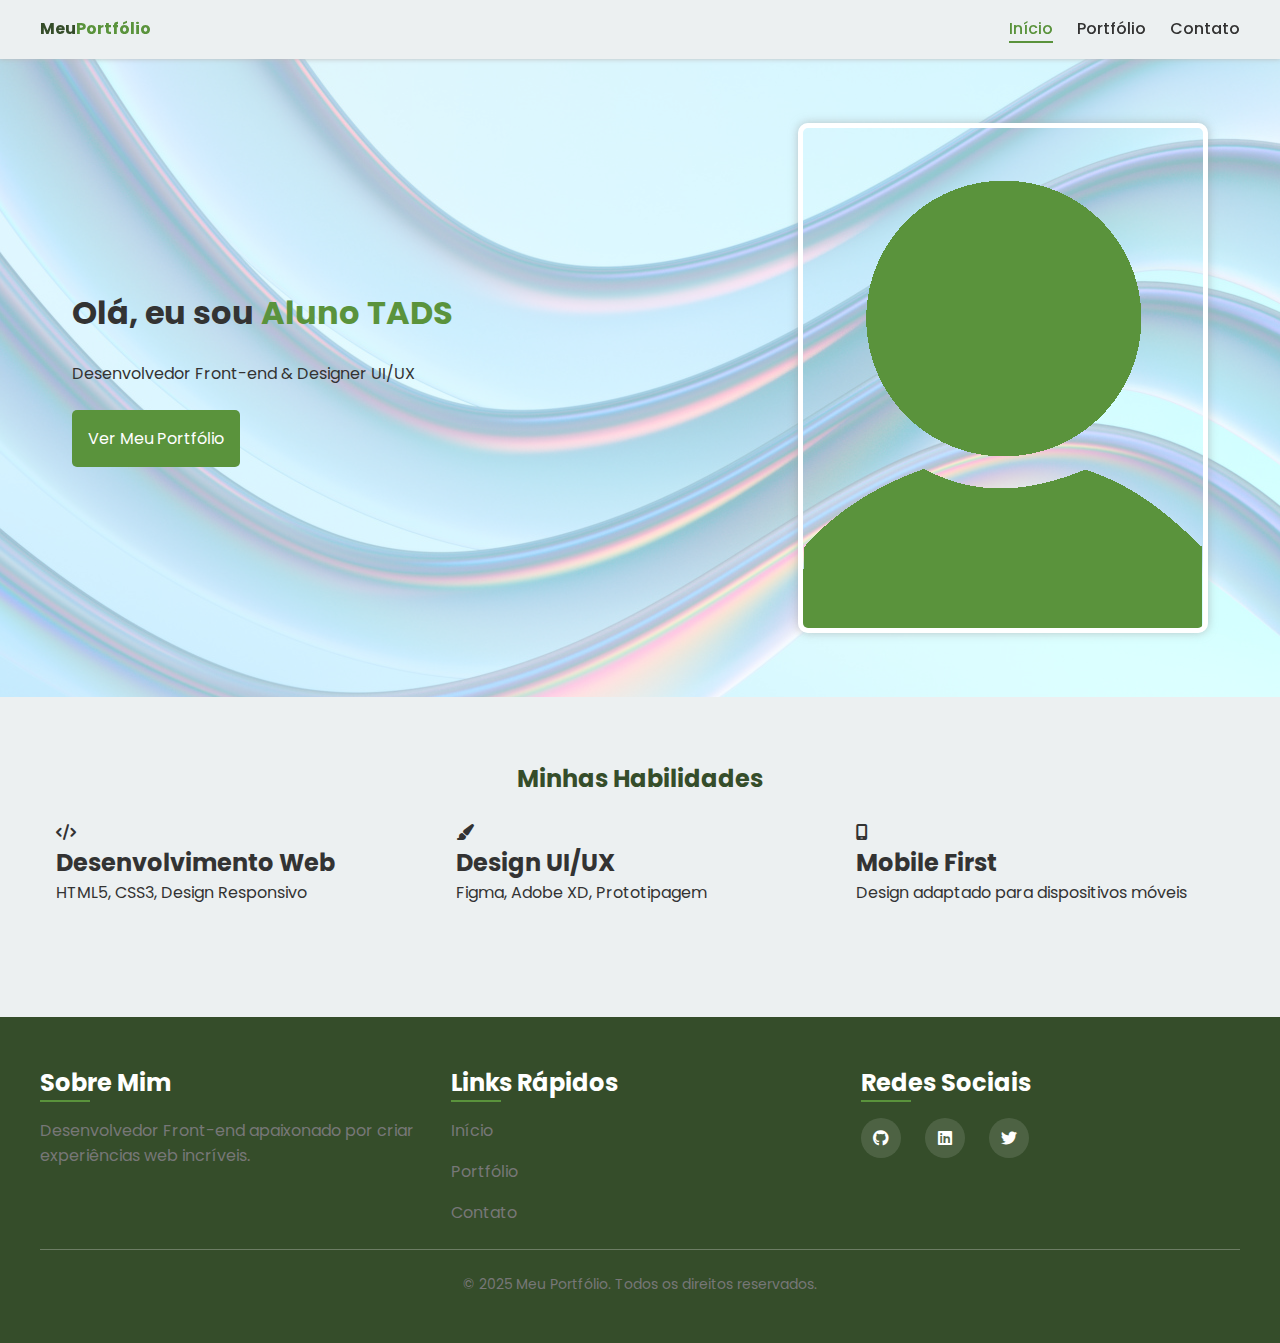
<file: index.html>
<!DOCTYPE html>
<html lang="pt-BR">

<head>
    <meta charset="UTF-8">
    <meta name="viewport" content="width=device-width, initial-scale=1.0">
    <title>Meu Portfólio | Página Inicial</title>
    <link rel="stylesheet" href="https://cdnjs.cloudflare.com/ajax/libs/font-awesome/6.7.2/css/all.min.css"
        integrity="sha512-Evv84Mr4kqVGRNSgIGL/F/aIDqQb7xQ2vcrdIwxfjThSH8CSR7PBEakCr51Ck+w+/U6swU2Im1vVX0SVk9ABhg=="
        crossorigin="anonymous" referrerpolicy="no-referrer" />
    <link rel="stylesheet" href="css/style.css">
    <link rel="stylesheet" href="css/components/header.css">
    <link rel="stylesheet" href="css/components/footer.css">
    <link rel="stylesheet" href="css/components/buttons.css">
    <link rel="stylesheet" href="css/pages/home.css">
</head>

<body>
    <!-- Header -->
    <header>
        <nav class="container">
            <a href="index.html" id="logo">Meu<span>Portfólio</span></a>
            <ul>
                <li><a href="index.html" class="baseline-active">Início</a></li>
                <li><a href="portfolio.html">Portfólio</a></li>
                <li><a href="contato.html">Contato</a></li>
            </ul>
            <div class="hamburguer-button">
                <label for="hamburguer-check"><i class="fa-solid fa-bars"></i></label>
                <input type="checkbox" id="hamburguer-check">
                <nav>
                    <a href="index.html" id="logo">Meu<span>Portfólio</span></a>
                    <ul>
                        <li><a href="index.html" class="baseline-active">Início</a></li>
                        <li><a href="portfolio.html">Portfólio</a></li>
                        <li><a href="contato.html">Contato</a></li>
                    </ul>
                </nav>
            </div>
        </nav>
    </header>

    <main>
        <!-- Hero Section -->
        <section class="hero">
            <div class="opaque-layer">
                <div class="hero-contents container">
                    <div id="introduction">
                        <h1>Olá, eu sou <span>Aluno TADS</span></h1>
                        <p>Desenvolvedor Front-end & Designer UI/UX</p>
                        <a href="portfolio.html" class="green-button">Ver Meu Portfólio</a>
                    </div>
                    <div class="user-image">
                        <img src="assets/images/profile-green.png" alt="Aluno TADS">
                    </div>
                </div>
            </div>
        </section>

        <!-- Skills Section -->
        <section class="skills container">
            <h2>Minhas Habilidades</h2>
            <div>
                <div>
                    <i class="fa-solid fa-code"></i>
                    <h3>Desenvolvimento Web</h3>
                    <p>HTML5, CSS3, Design Responsivo</p>
                </div>
                <div>
                    <i class="fa-solid fa-paintbrush"></i>
                    <h3>Design UI/UX</h3>
                    <p>Figma, Adobe XD, Prototipagem</p>
                </div>
                <div>
                    <i class="fa-solid fa-mobile-screen"></i>
                    <h3>Mobile First</h3>
                    <p>Design adaptado para dispositivos móveis</p>
                </div>
            </div>
        </section>
    </main>

    <!-- Footer -->
    <footer>
        <div class="links container">
            <div>
                <h3>Sobre Mim</h3>
                <p>Desenvolvedor Front-end apaixonado por criar experiências web incríveis.</p>
            </div>
            <div>
                <h3>Links Rápidos</h3>
                <a href="index.html">Início</a>
                <a href="portfolio.html">Portfólio</a>
                <a href="contato.html">Contato</a>
            </div>
            <div>
                <h3>Redes Sociais</h3>
                <ul class="socials">
                    <a href="#"><i class="fa-brands fa-github"></i></a>
                    <a href="#"><i class="fa-brands fa-linkedin"></i></a>
                    <a href="#"><i class="fa-brands fa-twitter"></i></a>
                </ul>
            </div>
        </div>
        <p>&copy; 2025 Meu Portfólio. Todos os direitos reservados.</p>
    </footer>

</body>

</html>
</file>
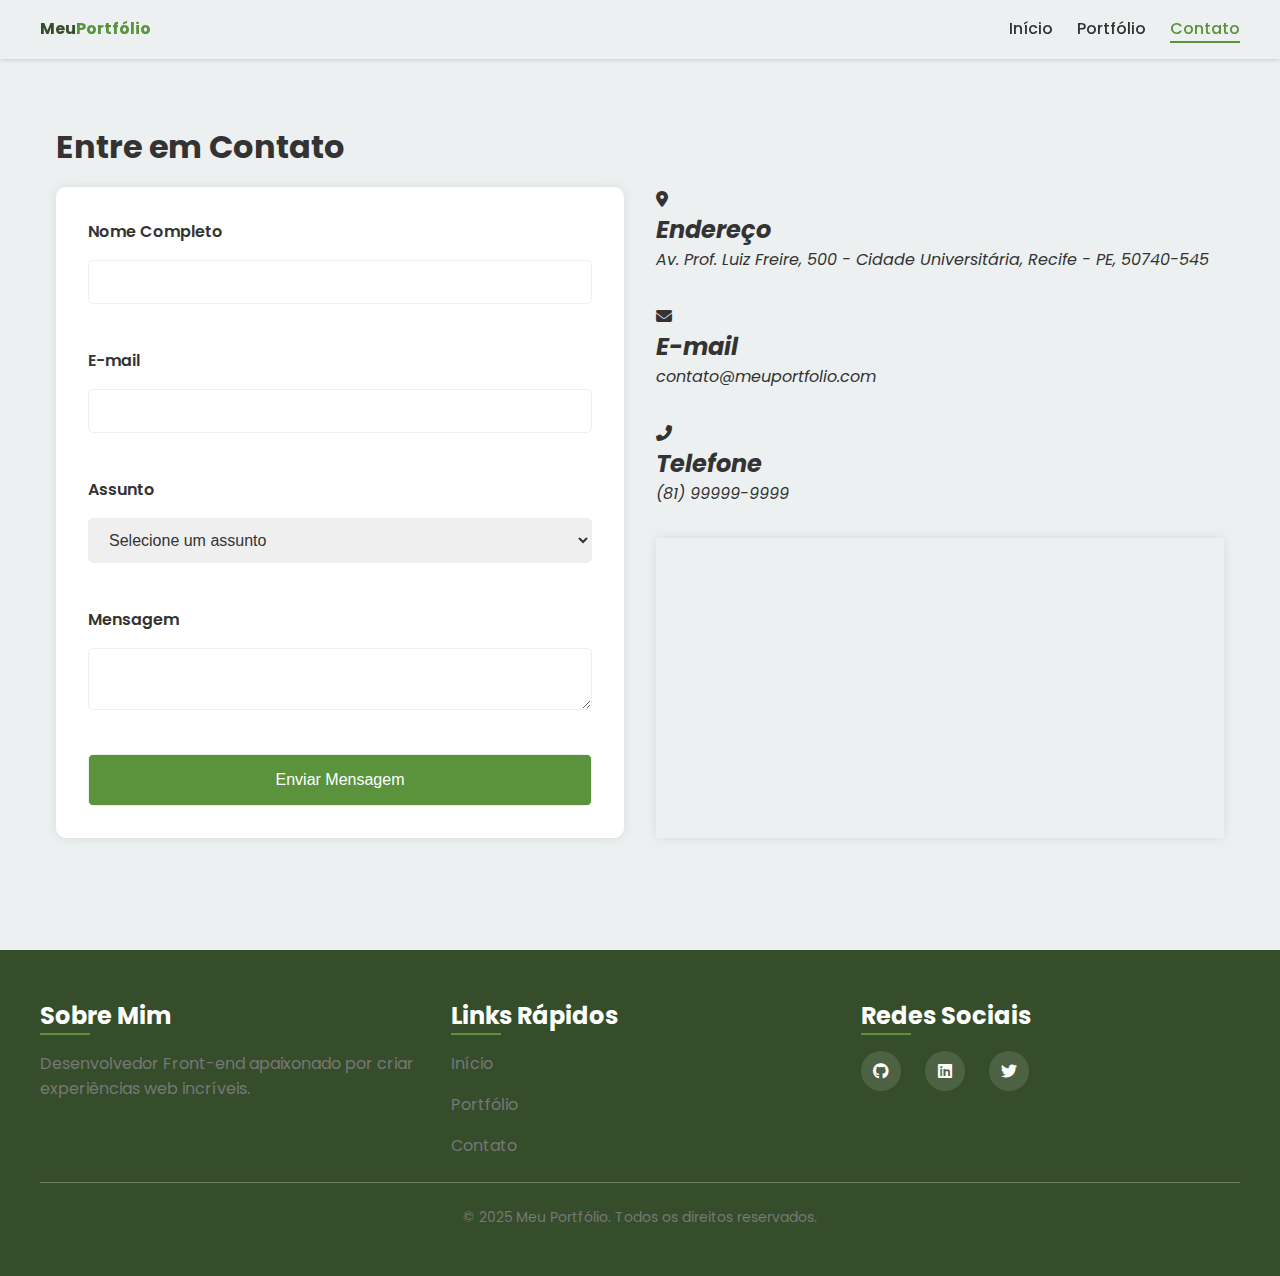
<file: contato.html>
<!DOCTYPE html>
<html lang="pt-BR">

<head>
    <meta charset="UTF-8">
    <meta name="viewport" content="width=device-width, initial-scale=1.0">
    <title>Meu Portfólio | Contato</title>
    <link rel="stylesheet" href="https://cdnjs.cloudflare.com/ajax/libs/font-awesome/6.7.2/css/all.min.css"
        integrity="sha512-Evv84Mr4kqVGRNSgIGL/F/aIDqQb7xQ2vcrdIwxfjThSH8CSR7PBEakCr51Ck+w+/U6swU2Im1vVX0SVk9ABhg=="
        crossorigin="anonymous" referrerpolicy="no-referrer" />
    <link rel="stylesheet" href="css/style.css">
    <link rel="stylesheet" href="css/components/header.css">
    <link rel="stylesheet" href="css/components/footer.css">
    <link rel="stylesheet" href="css/components/buttons.css">
    <link rel="stylesheet" href="css/components/forms.css">
    <link rel="stylesheet" href="css/pages/contact.css">
</head>

<body>
    <!-- Header -->
    <header>
        <nav class="container">
            <a href="index.html" id="logo">Meu<span>Portfólio</span></a>
            <ul>
                <li><a href="index.html">Início</a></li>
                <li><a href="portfolio.html">Portfólio</a></li>
                <li><a href="contato.html" class="baseline-active">Contato</a></li>
            </ul>
            <div class="hamburguer-button">
                <label for="hamburguer-check"><i class="fa-solid fa-bars"></i></label>
                <input type="checkbox" id="hamburguer-check">
                <nav>
                    <a href="index.html" id="logo">Meu<span>Portfólio</span></a>
                    <ul>
                        <li><a href="index.html">Início</a></li>
                        <li><a href="portfolio.html">Portfólio</a></li>
                        <li><a href="contato.html" class="baseline-active">Contato</a></li>
                    </ul>
                </nav>
            </div>
        </nav>
    </header>

    <!-- Contact Section -->
    <main class="contact-section container">
        <h1 class="page-title">Entre em Contato</h1>
        <div>
            <form action="#" method="POST">
                <!-- Criar os elementos do form como informado no layout -->
                <div class="input-field">
                    <label for="nome">Nome Completo</label>
                    <input type="text" id="nome" name="nome" minlength="3" maxlength="50" required>
                </div>
                <div class="input-field">
                    <label for="email">E-mail</label>
                    <input type="email" id="email" name="email" required>
                </div>
                <div class="input-field">
                    <label for="assunto">Assunto</label>
                    <select name="assunto" id="assunto" required>
                        <option value="">Selecione um assunto</option>
                        <option value="trabalho">Oportunidade de trabalho</option>
                        <option value="projeto">Proposta de projeto</option>
                        <option value="duvida">Dúvida</option>
                        <option value="outros">Outros</option>
                    </select>
                </div>
                <div class="input-field">
                    <label for="mensagem">Mensagem</label>
                    <textarea name="mensagem" id="mensagem" minlength="10" maxlength="500" required></textarea>
                </div>
                <div class="input-field">
                    <input type="submit" value="Enviar Mensagem" class="green-button">
                </div>
            </form>
            <address>
                <!-- ícone fa-map-marker-alt -->
                <div>
                    <i class="fa-solid fa-location-dot"></i>
                    <h3>Endereço</h3>
                    <p>Av. Prof. Luiz Freire, 500 - Cidade Universitária, Recife - PE, 50740-545</p>
                </div>
                <!-- ícone fa-envelope -->
                <div>
                    <i class="fa-solid fa-envelope"></i>
                    <h3>E-mail</h3>
                    <p>contato@meuportfolio.com</p>
                </div>
                <!-- ícone fa-phone-alt -->
                <div>
                    <i class="fa-solid fa-phone-flip"></i>
                    <h3>Telefone</h3>
                    <p>(81) 99999-9999</p>
                </div>
                <!-- Pesquisar no google maps o iframe do Endereço -->
                <iframe
                    src="https://www.google.com/maps/embed?pb=!1m18!1m12!1m3!1d4434.194948642819!2d-34.95121713335537!3d-8.058768979254921!2m3!1f0!2f0!3f0!3m2!1i1024!2i768!4f13.1!3m3!1m2!1s0x7ab1be3795f0b73%3A0xead0a588b03786f1!2sFederal%20Institute%20of%20Pernambuco!5e0!3m2!1sen!2sbr!4v1743225153250!5m2!1sen!2sbr"
                    height="300" style="border:0;" allowfullscreen="" loading="lazy"
                    referrerpolicy="no-referrer-when-downgrade"></iframe>
            </address>
        </div>
    </main>

    <!-- Footer -->
    <footer>
        <div class="links container">
            <div>
                <h3>Sobre Mim</h3>
                <p>Desenvolvedor Front-end apaixonado por criar experiências web incríveis.</p>
            </div>
            <div>
                <h3>Links Rápidos</h3>
                <a href="index.html">Início</a>
                <a href="portfolio.html">Portfólio</a>
                <a href="contato.html">Contato</a>
            </div>
            <div>
                <h3>Redes Sociais</h3>
                <ul class="socials">
                    <a href="#"><i class="fa-brands fa-github"></i></a>
                    <a href="#"><i class="fa-brands fa-linkedin"></i></a>
                    <a href="#"><i class="fa-brands fa-twitter"></i></a>
                </ul>
            </div>
        </div>
        <p>&copy; 2025 Meu Portfólio. Todos os direitos reservados.</p>
    </footer>

</body>

</html>
</file>
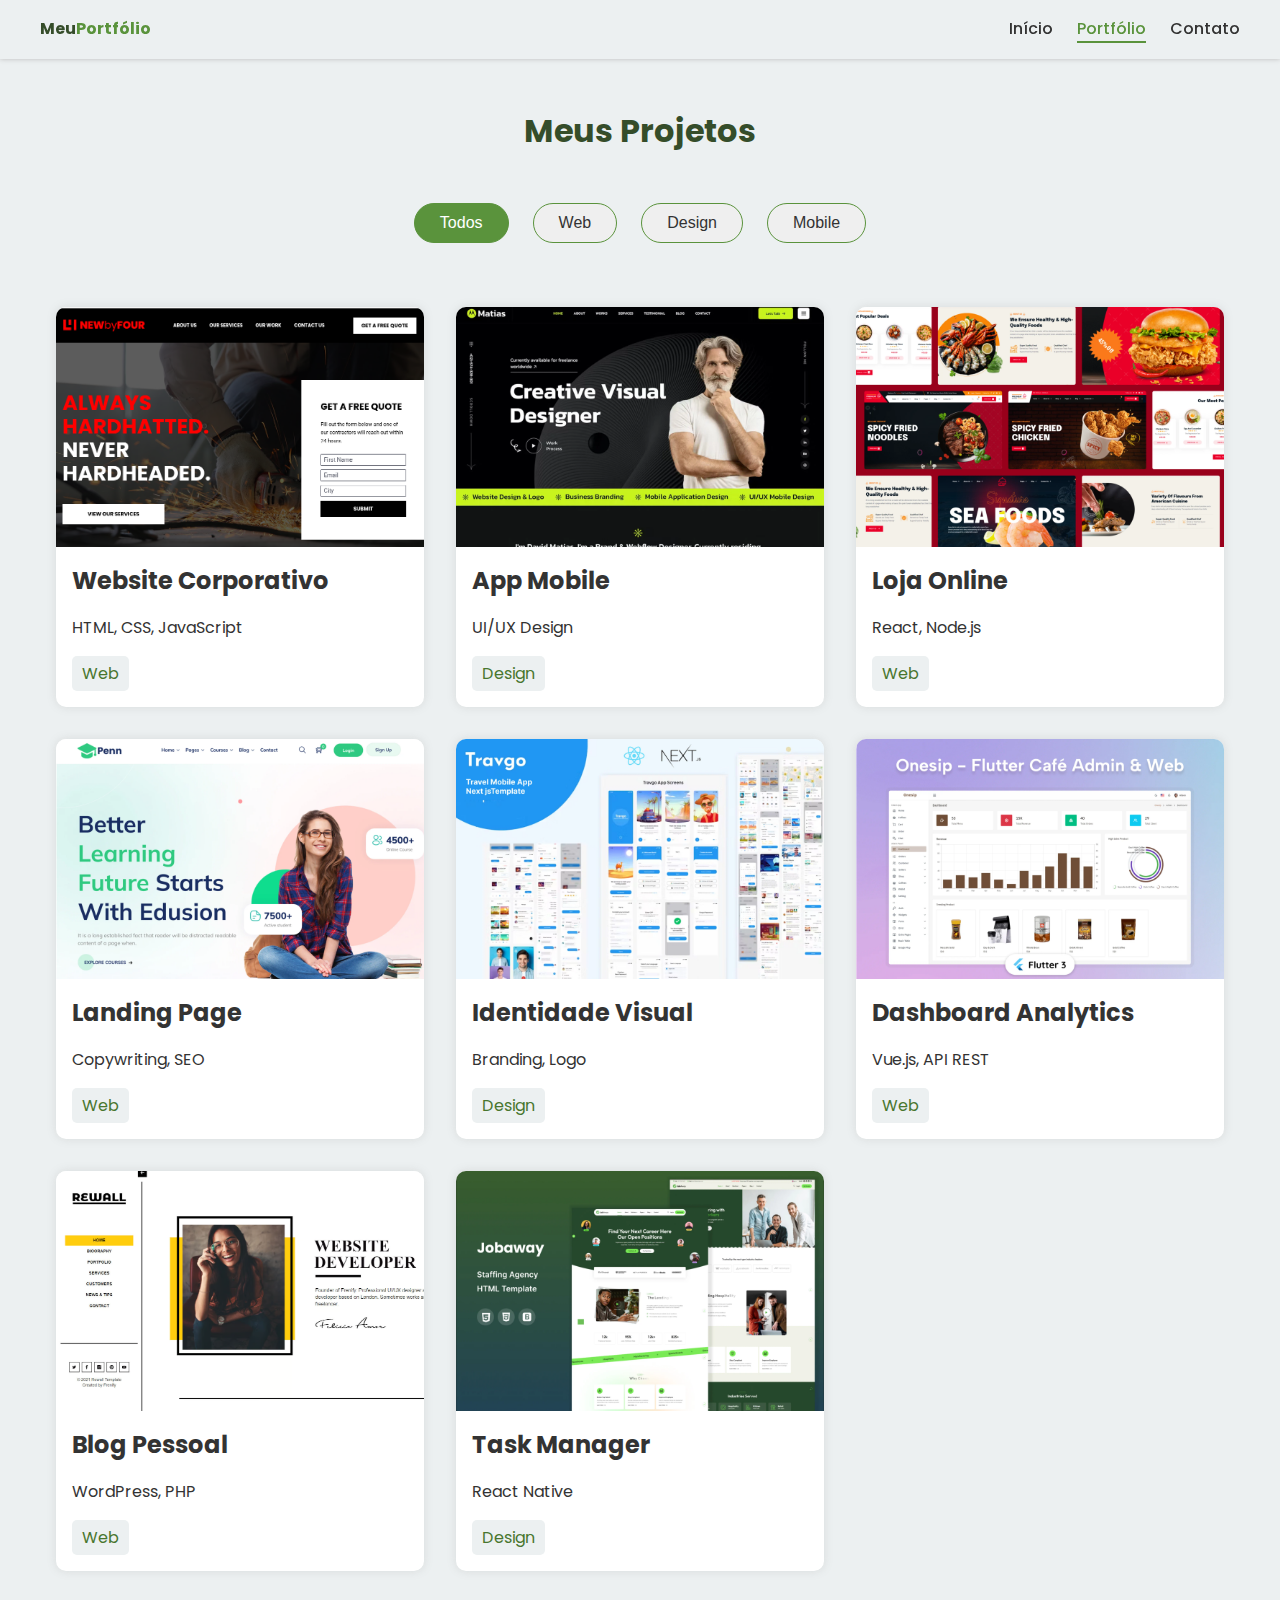
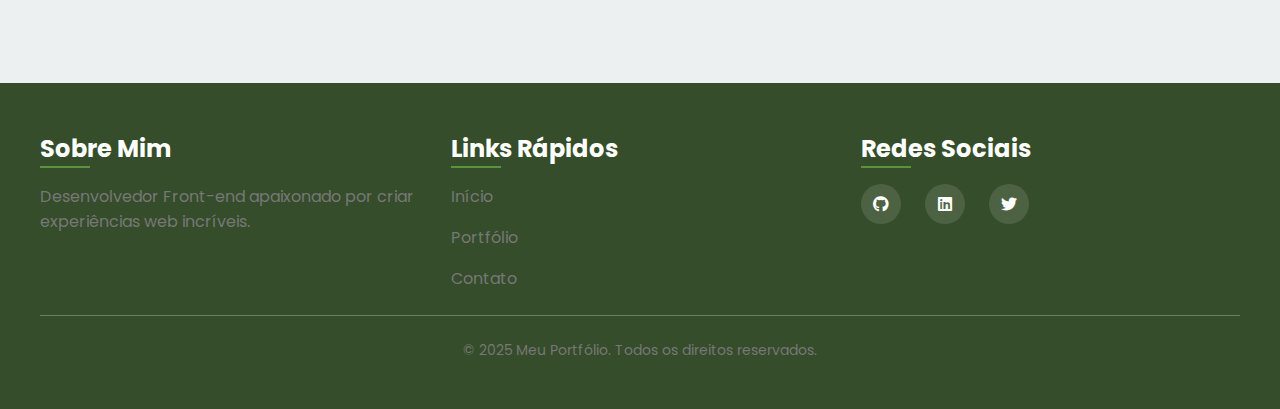
<file: portfolio.html>
<!DOCTYPE html>
<html lang="pt-BR">

<head>
    <meta charset="UTF-8">
    <meta name="viewport" content="width=device-width, initial-scale=1.0">
    <title>Meu Portfólio | Projetos</title>
    <link rel="stylesheet" href="https://cdnjs.cloudflare.com/ajax/libs/font-awesome/6.7.2/css/all.min.css"
        integrity="sha512-Evv84Mr4kqVGRNSgIGL/F/aIDqQb7xQ2vcrdIwxfjThSH8CSR7PBEakCr51Ck+w+/U6swU2Im1vVX0SVk9ABhg=="
        crossorigin="anonymous" referrerpolicy="no-referrer" />
    <link rel="stylesheet" href="css/style.css">
    <link rel="stylesheet" href="css/components/header.css">
    <link rel="stylesheet" href="css/components/footer.css">
    <link rel="stylesheet" href="css/components/buttons.css">
    <link rel="stylesheet" href="css/components/cards.css">
    <link rel="stylesheet" href="css/pages/portfolio.css">
</head>

<body>
    <!-- Header -->
    <header>
        <nav class="container">
            <a href="index.html" id="logo">Meu<span>Portfólio</span></a>
            <ul>
                <li><a href="index.html">Início</a></li>
                <li><a href="portfolio.html" class="baseline-active">Portfólio</a></li>
                <li><a href="contato.html">Contato</a></li>
            </ul>
            <div class="hamburguer-button">
                <label for="hamburguer-check"><i class="fa-solid fa-bars"></i></label>
                <input type="checkbox" id="hamburguer-check">
                <nav>
                    <a href="index.html" id="logo">Meu<span>Portfólio</span></a>
                    <ul>
                        <li><a href="index.html">Início</a></li>
                        <li><a href="portfolio.html" class="baseline-active">Portfólio</a></li>
                        <li><a href="contato.html">Contato</a></li>
                    </ul>
                </nav>
            </div>
        </nav>
    </header>

    <!-- Conteúdo Principal -->
    <main>
        <h1>Meus Projetos</h1>

        <div class="filters">
            <button>Todos</button>
            <button>Web</button>
            <button>Design</button>
            <button>Mobile</button>
        </div>

        <!-- Projeto 1 -->
        <section class="projects container">
            <div class="card">
                <div class="img-div">
                    <img src="assets/images/projects/project1.png" alt="Website Corporativo">
                    <div class="overlay">
                        <a href="projeto.html" class="primary-button">Ver Detalhes</a>
                    </div>
                </div>
                <div class="card-infos">
                    <h3>Website Corporativo</h3>
                    <p>HTML, CSS, JavaScript</p>
                    <span>Web</span>
                </div>
            </div>
            <div class="card">
                <div class="img-div">
                    <img src="assets/images/projects/project2.png" alt="App Mobile">
                    <div class="overlay">
                        <a href="projeto.html" class="primary-button">Ver Detalhes</a>
                    </div>
                </div>
                <div class="card-infos">
                    <h3>App Mobile</h3>
                    <p>UI/UX Design</p>
                    <span>Design</span>
                </div>
            </div>

            <!-- Projeto 3 -->
            <div class="card">
                <div class="img-div">
                    <img src="assets/images/projects/project3.png" alt="E-commerce">
                    <div class="overlay">
                        <a href="projeto.html" class="primary-button">Ver Detalhes</a>
                    </div>
                </div>
                <div class="card-infos">
                    <h3>Loja Online</h3>
                    <p>React, Node.js</p>
                    <span>Web</span>
                </div>
            </div>

            <!-- Projeto 4 -->
            <div class="card">
                <div class="img-div">
                    <img src="assets/images/projects/project4.png" alt="Landing Page">
                    <div class="overlay">
                        <a href="projeto.html" class="primary-button">Ver Detalhes</a>
                    </div>
                </div>
                <div class="card-infos">
                    <h3>Landing Page</h3>
                    <p>Copywriting, SEO</p>
                    <span>Web</span>
                </div>
            </div>

            <!-- Projeto 5 -->
            <div class="card">
                <div class="img-div">
                    <img src="assets/images/projects/project5.png" alt="Identidade Visual">
                    <div class="overlay">
                        <a href="projeto.html" class="primary-button">Ver Detalhes</a>
                    </div>
                </div>
                <div class="card-infos">
                    <h3>Identidade Visual</h3>
                    <p>Branding, Logo</p>
                    <span>Design</span>
                </div>
            </div>

            <!-- Projeto 6 -->
            <div class="card">
                <div class="img-div">
                    <img src="assets/images/projects/project6.png" alt="Dashboard">
                    <div class="overlay">
                        <a href="projeto.html" class="primary-button">Ver Detalhes</a>
                    </div>
                </div>
                <div class="card-infos">
                    <h3>Dashboard Analytics</h3>
                    <p>Vue.js, API REST</p>
                    <span>Web</span>
                </div>
            </div>

            <!-- Projeto 7 -->
            <div class="card">
                <div class="img-div">
                    <img src="assets/images/projects/project7.png" alt="Blog Pessoal">
                    <div class="overlay">
                        <a href="projeto.html" class="primary-button">Ver Detalhes</a>
                    </div>
                </div>
                <div class="card-infos">
                    <h3>Blog Pessoal</h3>
                    <p>WordPress, PHP</p>
                    <span>Web</span>
                </div>
            </div>

            <!-- Projeto 8 -->
            <div class="card">
                <div class="img-div">
                    <img src="assets/images/projects/project8.png" alt="App de Task">
                    <div class="overlay">
                        <a href="projeto.html" class="primary-button">Ver Detalhes</a>
                    </div>
                </div>
                <div class="card-infos">
                    <h3>Task Manager</h3>
                    <p>React Native</p>
                    <span>Design</span>
                </div>
            </div>
        </section>
    </main>

    <!-- Footer -->
    <footer>
        <div class="links container">
            <div>
                <h3>Sobre Mim</h3>
                <p>Desenvolvedor Front-end apaixonado por criar experiências web incríveis.</p>
            </div>
            <div>
                <h3>Links Rápidos</h3>
                <a href="index.html">Início</a>
                <a href="portfolio.html">Portfólio</a>
                <a href="contato.html">Contato</a>
            </div>
            <div>
                <h3>Redes Sociais</h3>
                <ul class="socials">
                    <a href="#"><i class="fa-brands fa-github"></i></a>
                    <a href="#"><i class="fa-brands fa-linkedin"></i></a>
                    <a href="#"><i class="fa-brands fa-twitter"></i></a>
                </ul>
            </div>
        </div>
        <p>&copy; 2025 Meu Portfólio. Todos os direitos reservados.</p>
    </footer>

</body>

</html>
</file>
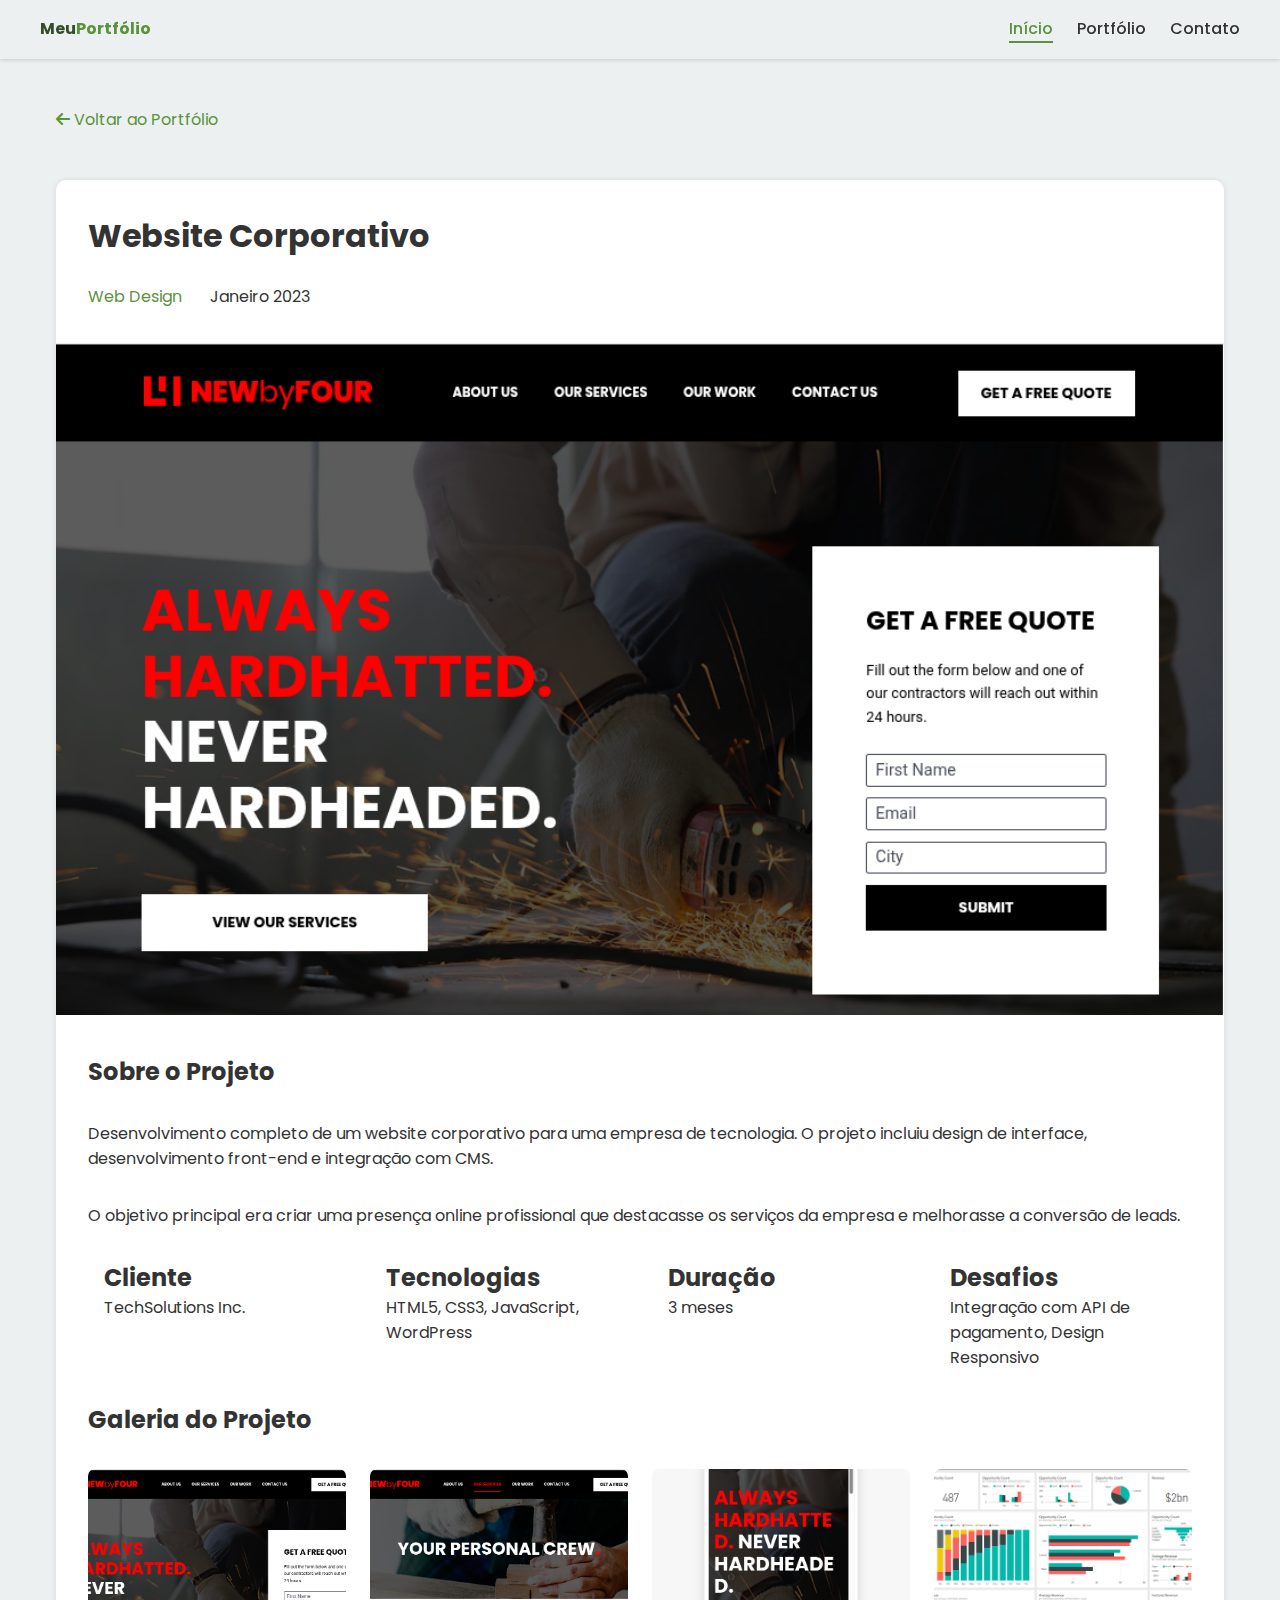
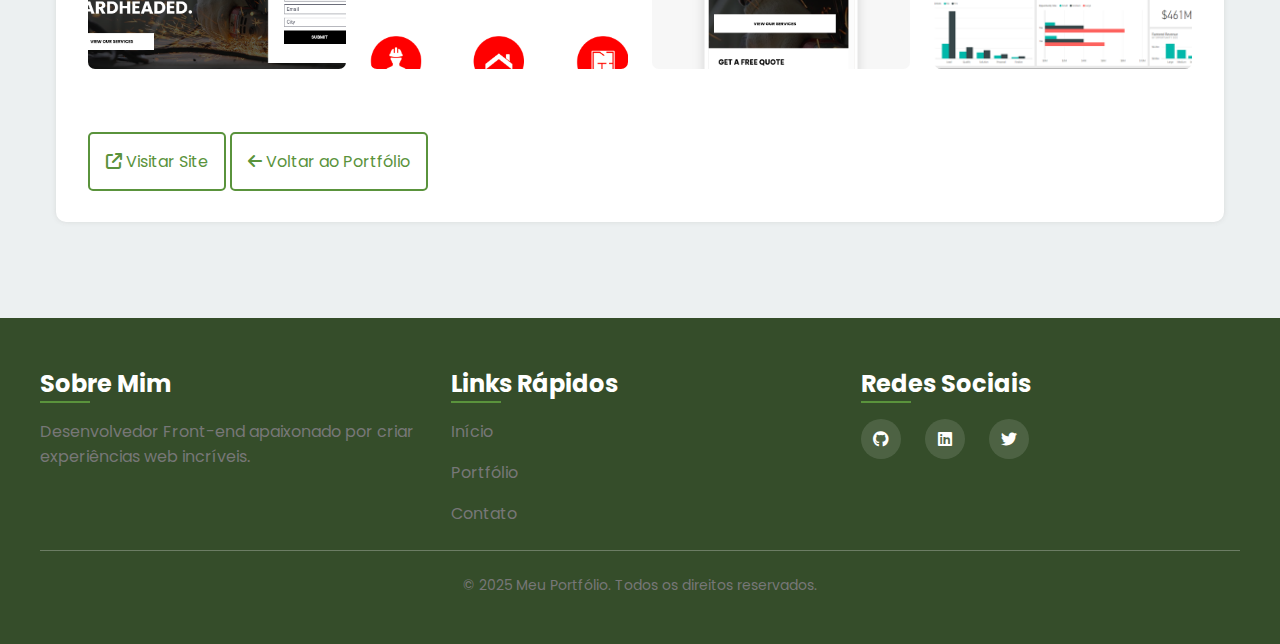
<file: projeto.html>
<!DOCTYPE html>
<html lang="pt-BR">

<head>
    <meta charset="UTF-8">
    <meta name="viewport" content="width=device-width, initial-scale=1.0">
    <title>Meu Portfólio | Projeto Detalhado</title>
    <link rel="stylesheet" href="https://cdnjs.cloudflare.com/ajax/libs/font-awesome/6.7.2/css/all.min.css"
        integrity="sha512-Evv84Mr4kqVGRNSgIGL/F/aIDqQb7xQ2vcrdIwxfjThSH8CSR7PBEakCr51Ck+w+/U6swU2Im1vVX0SVk9ABhg=="
        crossorigin="anonymous" referrerpolicy="no-referrer" />
    <link rel="stylesheet" href="css/style.css">
    <link rel="stylesheet" href="css/components/header.css">
    <link rel="stylesheet" href="css/components/footer.css">
    <link rel="stylesheet" href="css/components/buttons.css">
    <link rel="stylesheet" href="css/pages/project.css">
</head>

<body>
    <!-- Header -->
    <header>
        <nav class="container">
            <a href="index.html" id="logo">Meu<span>Portfólio</span></a>
            <ul>
                <li><a href="index.html" class="baseline-active">Início</a></li>
                <li><a href="portfolio.html">Portfólio</a></li>
                <li><a href="contato.html">Contato</a></li>
            </ul>
            <div class="hamburguer-button">
                <label for="hamburguer-check"><i class="fa-solid fa-bars"></i></label>
                <input type="checkbox" id="hamburguer-check">
                <nav>
                    <a href="index.html" id="logo">Meu<span>Portfólio</span></a>
                    <ul>
                        <li><a href="index.html" class="baseline-active">Início</a></li>
                        <li><a href="portfolio.html">Portfólio</a></li>
                        <li><a href="contato.html">Contato</a></li>
                    </ul>
                </nav>
            </div>
        </nav>
    </header>

    <!-- Project Details -->
    <main class="container">
        <a href="portfolio.html" class="go-back-button"><i class="fa-solid fa-arrow-left"></i> Voltar ao Portfólio</a>
        <section class="project">
            <section class="project-header">
                <h1>Website Corporativo</h1>
                <span>Web Design</span>
                <span>Janeiro 2023</span>
            </section>
            <img src="assets/images/projects/project1.png" alt="Website Corporativo">
            <section class="about-project">
                <h2>Sobre o Projeto</h2>
                <p>Desenvolvimento completo de um website corporativo para uma empresa de tecnologia. O projeto incluiu
                    design
                    de interface, desenvolvimento front-end e integração com CMS.</p>
                <p>O objetivo principal era criar uma presença online profissional que destacasse os serviços da empresa
                    e
                    melhorasse a conversão de leads.</p>

                <section class="project-info">
                    <div>
                        <h3>Cliente</h3>
                        <p>TechSolutions Inc.</p>
                    </div>
                    <div>
                        <h3>Tecnologias</h3>
                        <p>HTML5, CSS3, JavaScript, WordPress</p>
                    </div>
                    <div>
                        <h3>Duração</h3>
                        <p>3 meses</p>
                    </div>
                    <div>
                        <h3>Desafios</h3>
                        <p>Integração com API de pagamento, Design Responsivo</p>
                    </div>
                </section>
            </section>
            <section class="project-galery">
                <h2>Galeria do Projeto</h2>
                <div class="galery">
                    <img src="assets/images/projects/project1-1.png" alt="Tela inicial do website">
                    <img src="assets/images/projects/project1-2.png" alt="Página de serviços">
                    <img src="assets/images/projects/project1-3.png" alt="Versão mobile">
                    <img src="assets/images/projects/project1-4.png" alt="Dashboard administrativo">
                </div>
            </section>
            <div class="project-buttons">
                <a href="#" class="primary-button"><i class="fa-solid fa-arrow-up-right-from-square"></i> Visitar Site</a>
                <a href="portfolio.html" class="primary-button"><i class="fa-solid fa-arrow-left"></i> Voltar ao Portfólio</a>
            </div>
        </section>
    </main>

    <!-- Footer -->
    <footer>
        <div class="links container">
            <div>
                <h3>Sobre Mim</h3>
                <p>Desenvolvedor Front-end apaixonado por criar experiências web incríveis.</p>
            </div>
            <div>
                <h3>Links Rápidos</h3>
                <a href="index.html">Início</a>
                <a href="portfolio.html">Portfólio</a>
                <a href="contato.html">Contato</a>
            </div>
            <div>
                <h3>Redes Sociais</h3>
                <ul class="socials">
                    <a href="#"><i class="fa-brands fa-github"></i></a>
                    <a href="#"><i class="fa-brands fa-linkedin"></i></a>
                    <a href="#"><i class="fa-brands fa-twitter"></i></a>
                </ul>
            </div>
        </div>
        <p>&copy; 2025 Meu Portfólio. Todos os direitos reservados.</p>
    </footer>

</body>

</html>
</file>
<file: css/style.css>
@import url('https://fonts.googleapis.com/css2?family=Open+Sans:ital,wght@0,300..800;1,300..800&family=Poppins:ital,wght@0,100;0,200;0,300;0,400;0,500;0,600;0,700;0,800;0,900;1,100;1,200;1,300;1,400;1,500;1,600;1,700;1,800;1,900&family=Roboto:ital,wght@0,100..900;1,100..900&display=swap');

* {
    padding: 0;
    margin: 0;
    box-sizing: border-box;
    color: var(--dark-text);
    font-size: 1rem;
}

:root {
    font-size: 16px;
    font-family: 'Poppins', sans-serif;
    --primary: #5a933c;
    --dark-primary: #48762e;
    --secondary: #354d2a;
    --light-background: #ecf0f1;
    --white-background: white;
    --dark-text: #333333;
    --grey-text: #777777;
}

/*
    nos dois seletores seguintes, o min-height em conjunto com o flex é
    utilizado para garantir que mesmo que a pagina possua pouco conteudo
    o footer permaneça no bottom do viewport
*/

body {
    min-height: 100vh;
    display: flex;
    flex-direction: column;
    background-color: var(--light-background);
}

main {
    flex-grow: 1;
}

/*
    remoção de algumas propriedades padrão e normalização de outras
*/

h1 {
    font-size: 2rem;
}

h2, h3, h4, h5, h6 {
    font-size: 1.5rem;
}

a {
    text-decoration: none;
}

ul, ol {
    list-style-type: none;
}

input:focus, textarea:focus, select:focus {
    outline: none;
}

input, textarea, select {
    border: 1px solid var(--light-background)
}

/*
    classe utilizada ao longo do projeto para limitar o tamanho
    horizontal do conteudo 
*/

.container {
    width: 100%;
    max-width: 1200px;
}


.subtitle {
    color: var(--secondary);
}
</file>
<file: css/components/header.css>
header {
    display: flex;
    justify-content: center;
    max-width: 100vw;
    width: 100%;
    background-color: var(--light-background);
    box-shadow: 0px 0 5px rgb(187, 187, 187);
    padding: 1rem 2rem;
    position: sticky;
    top: 0px;
    z-index: 1000;
}

header>nav {
    display: flex;
    justify-content: space-between;
}

header ul {
    display: flex;
    column-gap: 1.5rem;
}

#logo {
    color: var(--secondary);
    font-weight: bolder;
}

#logo span {
    color: var(--primary);
}

header ul a {
    color: var(--dark-text);
    font-weight: 500;
}

header ul a:hover {
    color: var(--primary);
}

.hamburguer-button,
.hamburguer-button>nav,
#hamburguer-check {
    display: none;
}

.hamburguer-button>nav {
    display: none;
    flex-direction: column;
    justify-content: start;
    align-items: center;
    gap: 1.5rem;
    position: absolute;
    width: 100vw;
    height: 100vh;
    padding: 2rem;
    background-color: var(--light-background);
    left: 0px;
    top: 0px;
}


/* ============= bottom border animation =============*/

header ul a::after {
    content: "";
    display: block;
    width: 0;
    height: 2px;
    background-color: var(--primary);
    transition: width 0.5s;
}

.baseline-active::after {
    width: 100%;
}

.baseline-active {
    color: var(--primary);
}

header ul a:hover::after {
    width: 100%;
}

@media (max-width: 768px) {
    header>nav>ul {
        display: none;
    }

    .hamburguer-button {
        display: block;
    }

    label[for="hamburguer-check"]:hover {
        cursor: pointer;
    }

    #hamburguer-check:checked~nav * {
        font-size: 2rem;
    }

    #hamburguer-check:checked~nav {
        display: flex;
    }

    #hamburguer-check:checked~nav ul {
        width: 100%;
        display: flex;
        flex-direction: column;
        gap: 1.5rem;
    }
}
</file>
<file: css/components/footer.css>
footer {
    width: 100%;
    max-width: 100vw;
    margin-top: 3rem;
    padding: 3rem 2rem;
    background-color: var(--secondary);
    display: flex;
    flex-direction: column;
    align-items: center;
    row-gap: 1.5rem;
}

footer h3 {
    color: white;
}

footer *:not(h3) {
    color: var(--grey-text);
}

.links {
    display: grid;
    grid-template-columns: 1fr 1fr 1fr;
    column-gap: 2rem;
    border-bottom: 1px solid rgba(255, 255, 255, 0.274);
    padding-bottom: 1.5rem;
}
.links > div {
    display: flex;
    flex-direction: column;
    row-gap: 1rem;
}

.links > div h3::after {
    content: "";
    display: block;
    width: 50px;
    height: 2px;
    background-color: var(--primary);
}

.socials {
    display: flex;
    column-gap: 1.5rem;
}

.socials a {
    width: 40px;
    height: 40px;
    display: flex;
    justify-content: center;
    align-items: center;
    background-color: rgba(255, 255, 255, 0.123);
    border-radius: 50%;
}

.socials i {
    color: white;
}

.links a {
    transition: transform 1s
}

.links > div:nth-child(2) a:hover {
    transform: translateX(15px);
}

.socials a:hover {
    transform: translateY(-10px);
}

footer > p {
    
    font-size: 0.875rem;
}

@media (max-width:768px) {
    .links {
        grid-template-columns: 1fr 1fr;
        row-gap: 1.5rem;
    }
}

@media (max-width:576px) {
    .links {
        grid-template-columns: 1fr;
        row-gap: 1.5rem;
    }
}
</file>
<file: css/components/buttons.css>
.primary-button {
    padding: 1rem;
    border: 2px solid var(--primary);
    border-radius: 5px;
    color: var(--primary);
    transition: 0.5s;
}

.primary-button i {
    color: var(--primary);
}

.primary-button:hover {
    background-color: var(--primary);
    color: white;
    transform: translateY(-5px);
}

.primary-button:hover:hover i {
    color: white;
}

.green-button {
    color: white;
    padding: 1rem;
    border-radius: 5px;
    background-color: var(--primary);
    transition: 0.5s;
    cursor: pointer;
}

.green-button:hover {
    background-color: var(--dark-primary);
    transform: translateY(-5px);
}
</file>
<file: css/pages/home.css>
main {
    display: flex;
    flex-direction: column;
    padding: 0;
}

/* ======= HERO ======== */

.hero {
    background-image: url("./../../assets/images/hero-bg.jpg");
    background-repeat: no-repeat;
    background-position: center;
    object-fit: cover;
}

.opaque-layer {
    background-color: rgba(255, 255, 255, 0.582);
    display: flex;
    justify-content: center;
}

.hero-contents {
    padding: 4rem 2rem;
    display: grid;
    grid-template-columns: 1fr 1fr;
}

#introduction {
    display: flex;
    flex-direction: column;
    height: 100%;
    justify-content: center;
    row-gap: 1.5rem;
}

#introduction h1 {
    color: var(--dar-text);
}

#introduction .green-button {
    width: max-content;
}

#introduction span {
    color: var(--primary);
    font-size: 2rem;
}

.user-image {
    display: flex;
    justify-content: end;
}

.user-image img {
    border: 5px solid white;
    box-shadow: 0 0 10px rgba(155, 155, 155, 0.582);
    border-radius: 10px;
}

/* ======== SKILLS =========== */

.skills {
    display: flex;
    flex-direction: column;
    row-gap: 1.5rem;
    align-self: center;
    justify-content: space-between;
    margin: 3rem 0;
    padding: 1rem;;
}

.skills>h2 {
    text-align: center;
    color: var(--secondary);
}

.skills>div {
    display: grid;
    grid-template-columns: 1fr 1fr 1fr;
    column-gap: 2rem;
}

@media (max-width: 992px) {
    .hero-contents {
        display: flex;
        flex-direction: column-reverse;
        align-items: center;
        row-gap: 3rem;
    }
    #introduction {
        align-items: center;
    }
}

@media (max-width: 768px) {
    .skills > div {
        grid-template-columns: 1fr 1fr;
        row-gap: 1.5rem;
    }
}

@media (max-width: 576px) {
    .skills > div {
        grid-template-columns: 1fr;
        row-gap: 1.5rem;
    }

    .skills > div > div {
        text-align: center;
    }
}
</file>
<file: css/components/forms.css>
form {
    padding: 2rem;
    border-radius: 10px;
    background-color: var(--white-background);
    display: flex;
    flex-direction: column;
    justify-content: space-between;
    row-gap: 1.5rem;
    box-shadow: 0 0 10px rgba(167, 167, 167, 0.26);
}

.input-field {
    display: flex;
    flex-direction: column;
    row-gap: 1rem;
}
.input-field label {
    font-weight: 600;
}

textarea {
    resize: vertical;
}

input, textarea, select {
    padding: 0.75rem 1rem;
    border-radius: 5px;
}
</file>
<file: css/pages/contact.css>
main {
    display: flex;
    flex-direction: column;
    margin: 03rem auto;
}

.contact-section {
    padding: 1rem;
}

.contact-section > div {
    margin-top: 1rem;
    display: grid;
    grid-template-columns: 1fr 1fr;
    grid-template-areas: 'div1 div2';
    gap: 1.5rem 2rem;
}

/* ============ ADDRESS ============ */

.contact-section address {
    display: flex;
    flex-direction: column;
    row-gap: 2rem;
    grid-area: div2;
}

iframe {
    box-shadow: 0 0 10px rgba(167, 167, 167, 0.26);
}

@media (max-width: 992px) {
    .contact-section > div {
        grid-template-columns: 1fr;
        grid-template-areas:
            'div2'
            'div1';
    }
}
</file>
<file: css/components/cards.css>
.card {
    height: 400px;
    background-color: var(--white-background);
    border-radius: 10px;
    box-shadow: 0 0 10px rgba(128, 128, 128, 0.192);
    overflow: hidden;
    display: flex;
    flex-direction: column;
    transition: transform 1s;
}

.card:hover {
    transform: translateY(-10px);
}

.img-div {
    position: relative;
    height: 60%;
    max-width: 100%;
    z-index: 1;
}

.overlay {
    opacity: 0;
    display: flex;
    align-items: center;
    justify-content: center;
    background-color: rgba(0, 0, 0, 0.692);
    width: 100%;
    height: 100%;
    position: absolute;
    top: 0;
    left: 0;
    transition: opacity 0.5s;
}
.overlay:hover {
    opacity: 1;
}

.img-div img {
    width: 100%;
    height: 100%;
    object-fit: cover;
}

.card-infos {
    height: 40%;
    padding: 1rem;
    display: flex;
    justify-content: space-between;
    flex-direction: column;
}

.card-infos span {
    padding: 5px 10px;
    border-radius: 5px;
    background-color: var(--light-background);
    color: var(--dark-primary);
    width: max-content;
}
</file>
<file: css/pages/portfolio.css>
main {
    display: flex;
    flex-direction: column;
    align-items: center;
    margin: 3rem 0;
    row-gap: 3rem;
}

.projects {
    display: grid;
    grid-template-columns: 1fr 1fr 1fr;
    gap: 2rem;
    padding: 1rem;
}

h1 {
    color: var(--secondary);
}

.filters {
    display: flex;
    gap: 1.5rem;
}

.filters button {
    padding: 10px 25px;
    border: 1px solid var(--primary);
    border-radius: 40px;
    color: var(--dark-text);
    transition: background-color 0.5s;
}

.filters button:hover,
.filters button:first-child {
    color: white;
    background-color: var(--primary);
    cursor: pointer;
}

@media (max-width: 768px) {
    .projects {
        grid-template-columns: 1fr 1fr;
    }
}

@media (max-width: 576px) {
    .projects {
        grid-template-columns: 1fr;
    }
}
</file>
<file: css/pages/project.css>
main {
    margin: 0 auto;
    padding: 3rem 1rem;
}

.project {
    margin-top: 3rem;
    background-color: var(--white-background);
    border-radius: 10px;
    box-shadow: 0 0 5px rgba(192, 192, 192, 0.466);
}

.go-back-button, .go-back-button > i {
    color: var(--primary);
}

/* ====================================== */

.project-header {
    padding: 2rem;
}

.project-header h1 {
    margin-bottom: 1.5rem;
}

.project-header span:first-of-type {
    margin-right: 1.5rem;
    color: var(--primary);
}

.project > img {
    width: 100%;
    object-fit: cover;
}

.about-project {
    display: flex;
    flex-direction: column;
    row-gap: 2rem;
    margin: 2rem;
}

.project-info {
    display: grid;
    grid-template-columns: 1fr 1fr 1fr 1fr;
    gap: 1.5rem;
}

.project-info > div {
    padding: 0 1rem;
}

.project-galery {
    display: flex;
    flex-direction: column;
    row-gap: 2rem;
    margin: 2rem;
}

.galery {
    display: grid;
    grid-template-columns: 1fr 1fr 1fr 1fr;
    gap: 1.5rem;
}

.galery img {
    width: 100%;
    height: 200px;
    object-fit: cover;
    border-radius: 7px;
}

.project-buttons {
    padding: 3rem 2rem;
}

@media (max-width: 992px) {
    .project-info {
        grid-template-columns: 1fr 1fr;
    }

    .galery {
        grid-template-columns: 1fr 1fr;
    }
    .project-buttons {
        display: flex;
        flex-direction: column;
        gap: 1.5rem;
    }    
}

@media (max-width: 576px) {
    .project-info {
        grid-template-columns: 1fr;
    }

    .galery {
        grid-template-columns: 1fr;
    }
}
</file>
